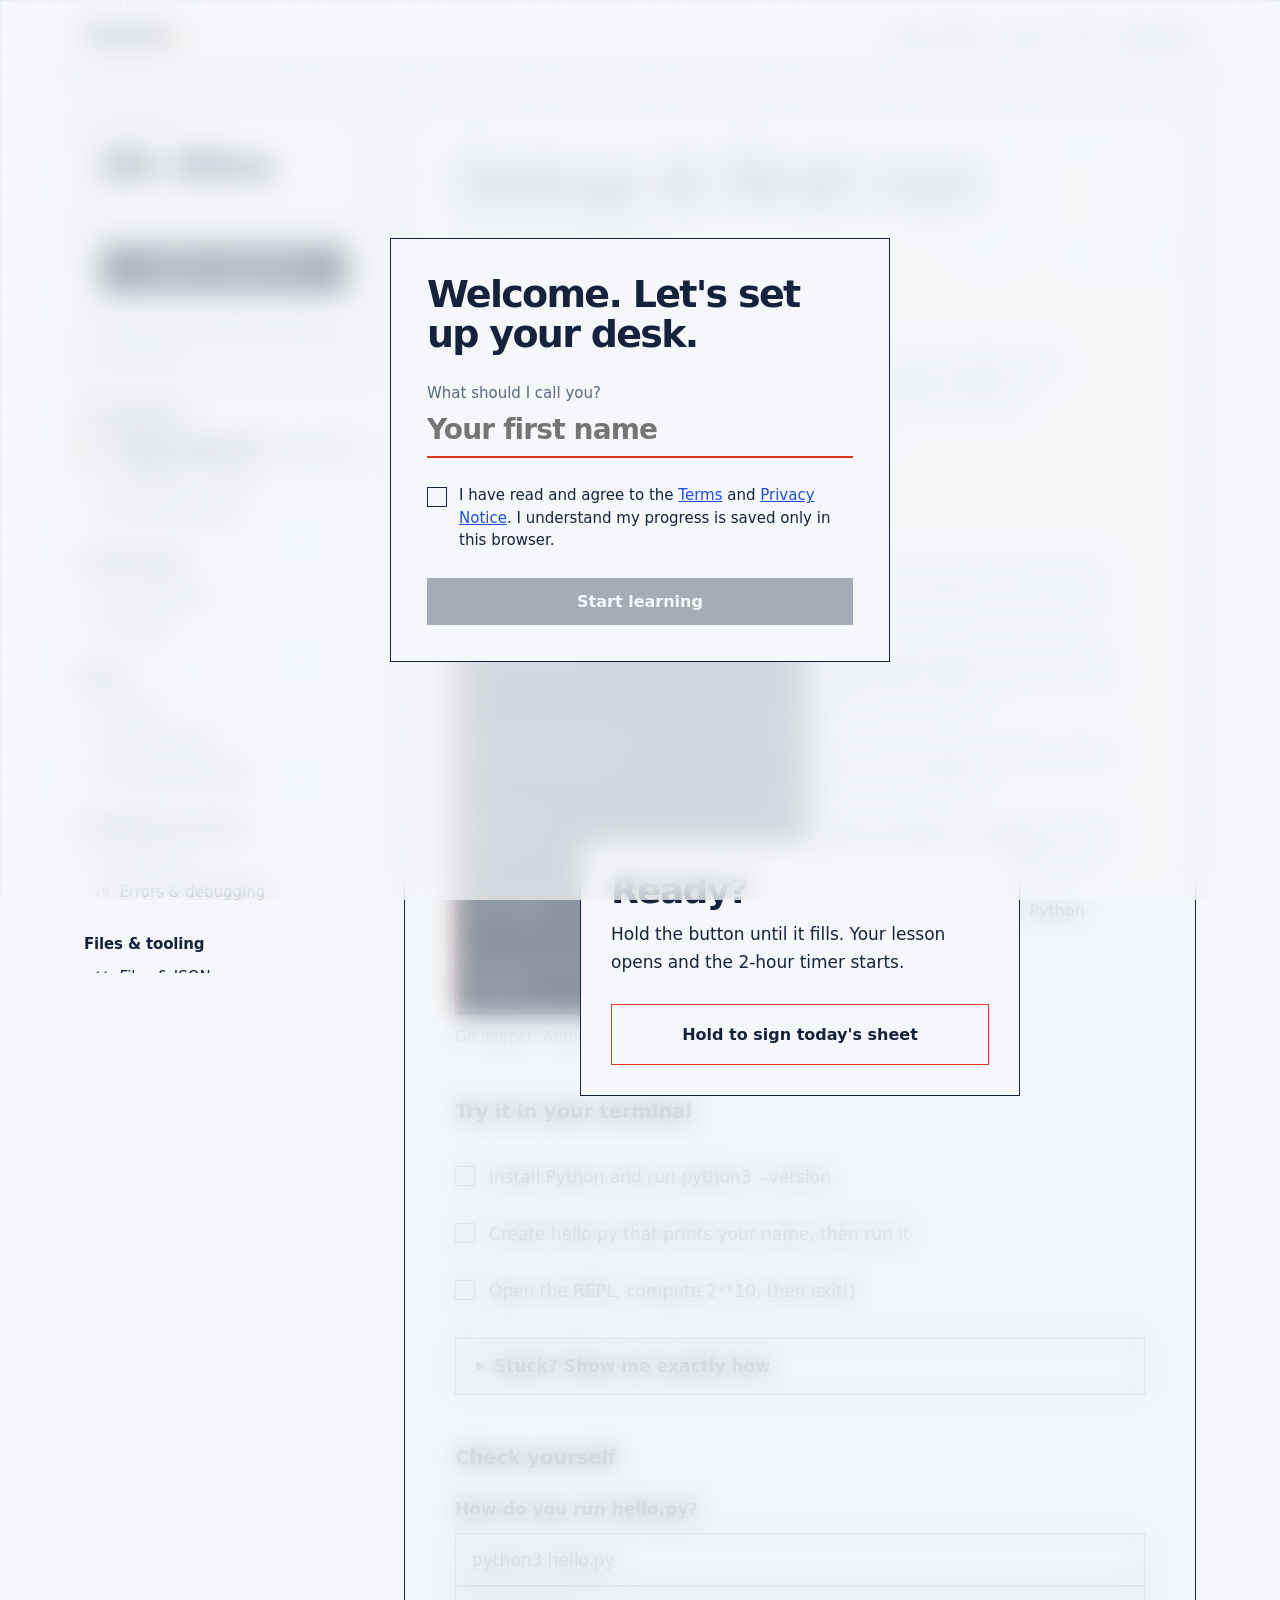
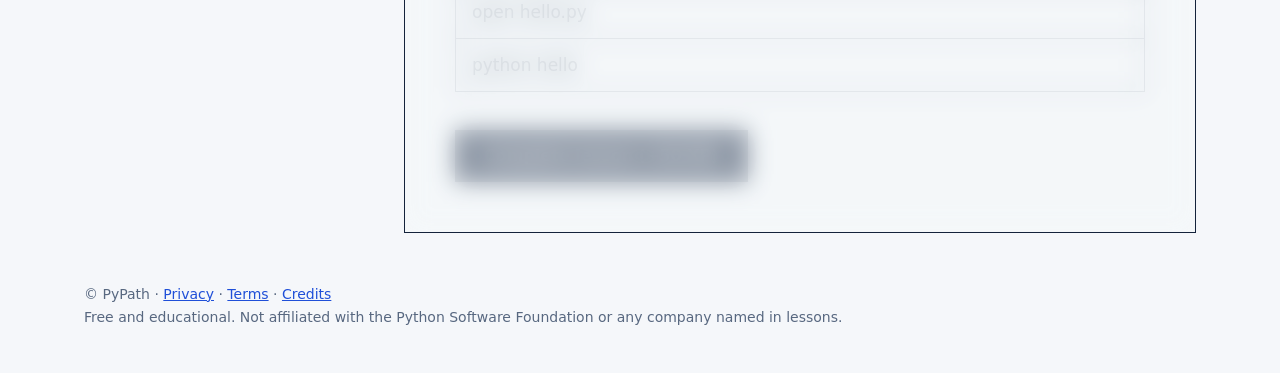
<file: index.html>
<!doctype html><html lang="en"><head><meta charset="utf-8"><meta name="viewport" content="width=device-width,initial-scale=1"><title>PyPath – learn Python, one small step at a time</title>
<meta name="description" content="A free, plain-English Python course. Read, type, and build your own Jarvis voice assistant."><meta property="og:title" content="PyPath – learn Python step by step"><meta property="og:description" content="Free plain-English Python course that ends with your own Jarvis AI."><meta name="theme-color" content="#0c1f3a">
<link rel="icon" href="data:image/svg+xml,%3Csvg xmlns='http://www.w3.org/2000/svg' viewBox='0 0 32 32'%3E%3Crect width='32' height='32' fill='%230c1f3a'/%3E%3Crect x='8' y='8' width='16' height='16' fill='%23ffb938'/%3E%3C/svg%3E"><link rel="stylesheet" href="style.css"><script src="theme.js"></script></head><body>
<a class="skip" href="#view">Skip to lesson</a>
<header><b class="logo">PyPath<i></i></b><span id="hi"></span><div class="stats"><span id="streak"></span><span id="lvl"></span><button id="th" class="link" aria-label="Switch light or dark mode">Dark mode</button></div></header>
<main><aside><div class="tb"><div class="cell"><small>Time today</small><b id="time">0h 00m</b></div><div class="ruler" aria-hidden="true"><i id="fill"></i></div>
<button id="go" class="big">Hold to sign first</button><p class="hint">Goal: 2 hours. Read 30, build 70, review 20. Even 20 minutes keeps your streak.</p></div>
<nav id="nav" aria-label="Lessons"></nav><button id="rs" class="link">Reset progress</button></aside><section id="view"><noscript>PyPath needs JavaScript turned on to show lessons.</noscript></section></main>
<footer>© PyPath · <a href="legal.html#privacy">Privacy</a> · <a href="legal.html#terms">Terms</a> · <a href="legal.html#credits">Credits</a><br>Free and educational. Not affiliated with the Python Software Foundation or any company named in lessons.</footer>
<div id="ob" hidden><div class="sheet" role="dialog" aria-modal="true" aria-labelledby="obt"><h2 id="obt">Welcome. Let's set up your desk.</h2>
<label for="nm">What should I call you?</label><input id="nm" maxlength="30" autocomplete="given-name" placeholder="Your first name">
<label class="agree"><input type="checkbox" id="ag"><span>I have read and agree to the <a href="legal.html#terms" target="_blank" rel="noopener">Terms</a> and <a href="legal.html#privacy" target="_blank" rel="noopener">Privacy Notice</a>. I understand my progress is saved only in this browser.</span></label>
<button id="start" class="big" disabled>Start learning</button></div></div>
<script src="data.js"></script><script src="extra.js"></script><script src="app.js"></script></body></html>
</file>
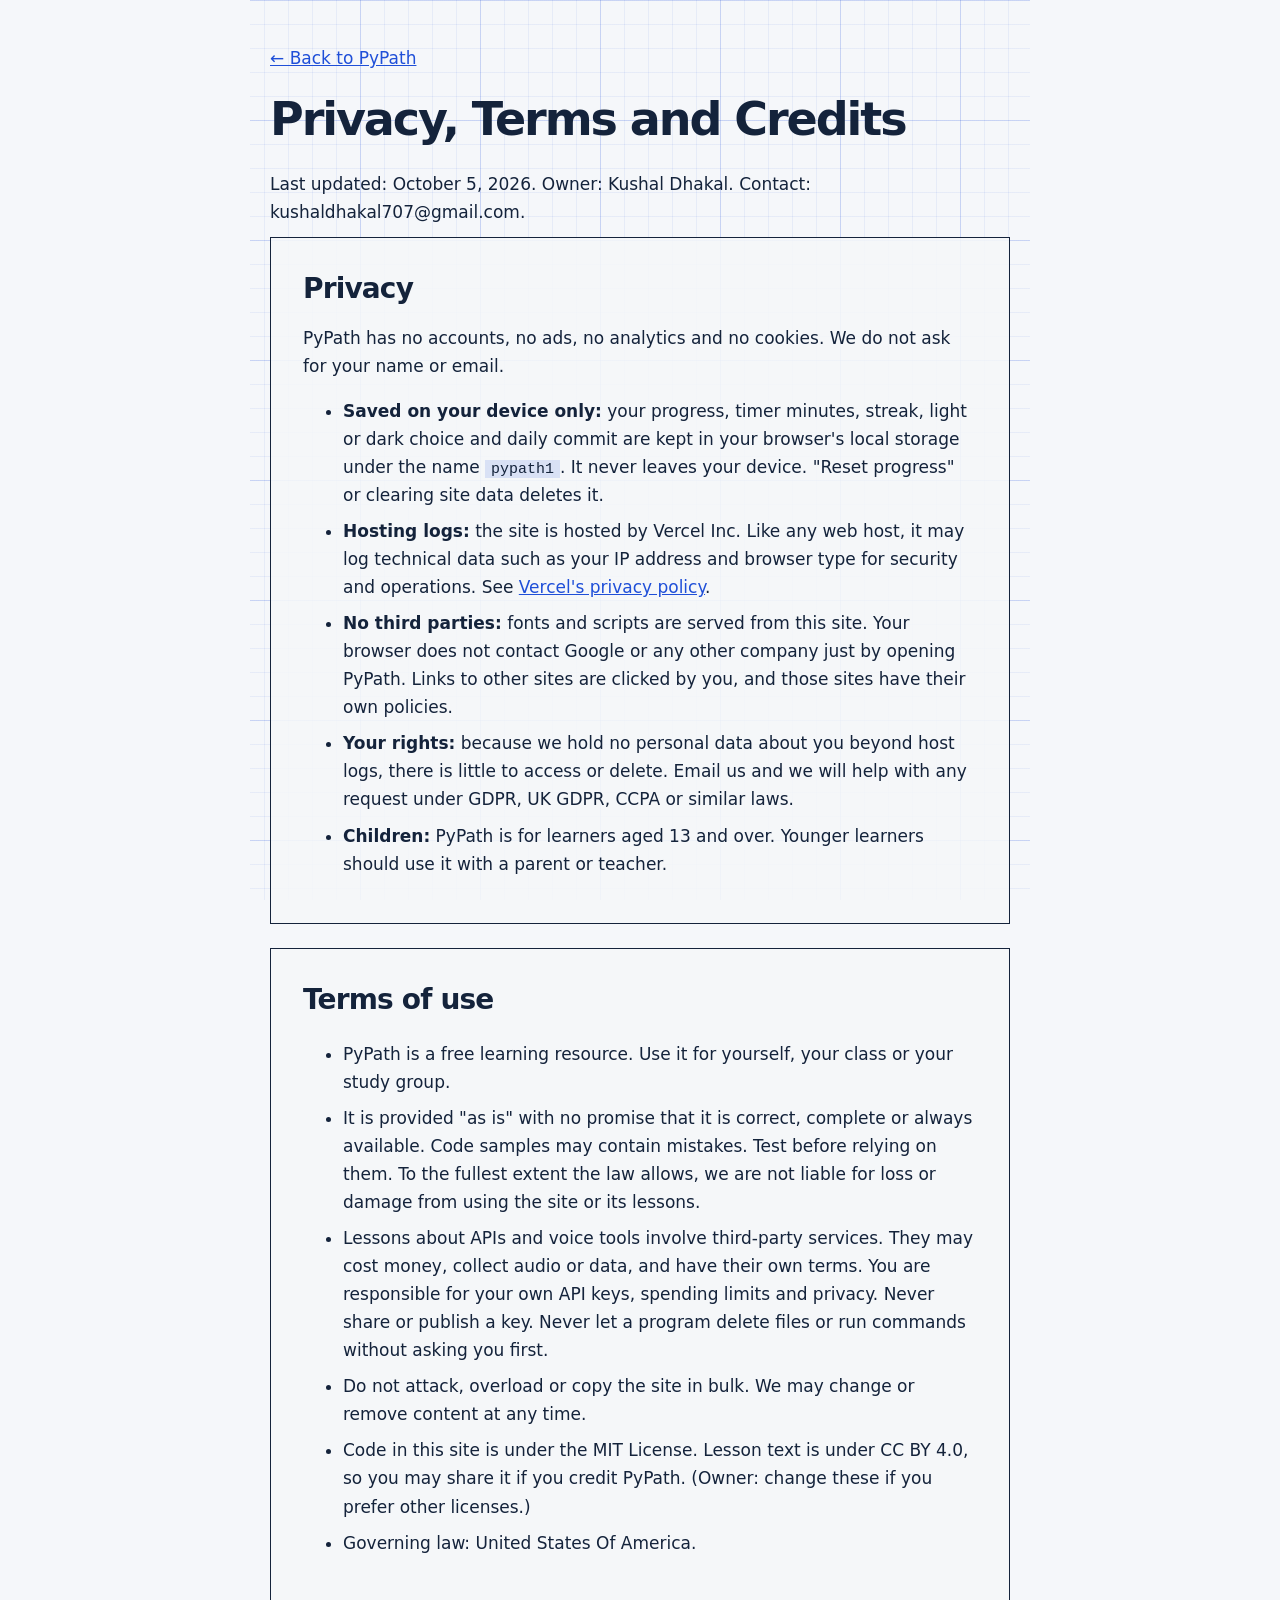
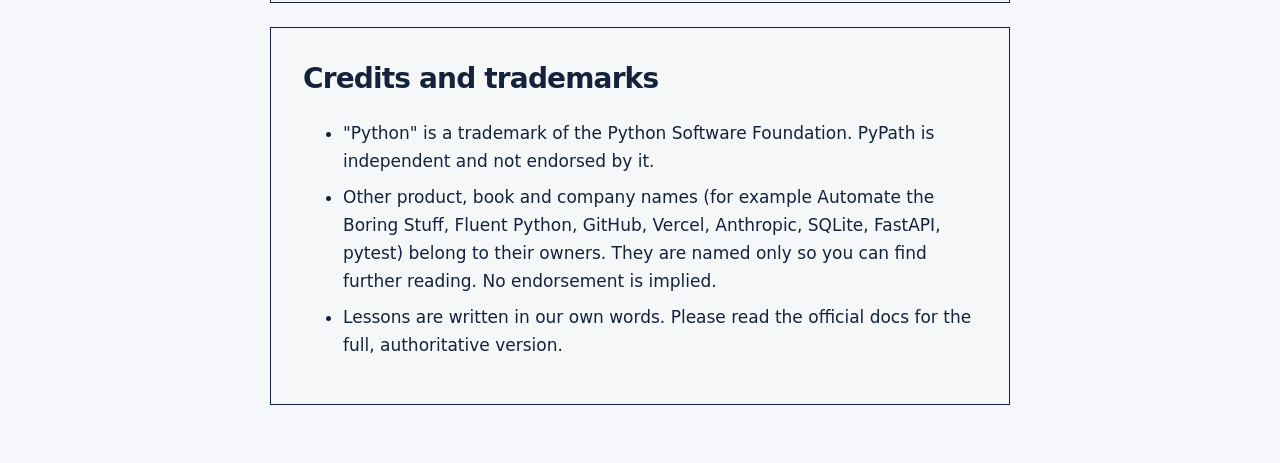
<file: legal.html>
<!doctype html><html lang="en"><head><meta charset="utf-8"><meta name="viewport" content="width=device-width,initial-scale=1"><title>Privacy, Terms and Credits – PyPath</title><link rel="stylesheet" href="style.css"><script src="theme.js"></script></head><body class="doc"><p><a href="index.html">← Back to PyPath</a></p><h1>Privacy, Terms and Credits</h1><p>Last updated: October 5, 2026. Owner: Kushal Dhakal. Contact: kushaldhakal707@gmail.com.</p>
<div class="glass" id="privacy"><h2>Privacy</h2>
<p>PyPath has no accounts, no ads, no analytics and no cookies. We do not ask for your name or email.</p>
<ul><li><b>Saved on your device only:</b> your progress, timer minutes, streak, light or dark choice and daily commit are kept in your browser's local storage under the name <code>pypath1</code>. It never leaves your device. "Reset progress" or clearing site data deletes it.</li>
<li><b>Hosting logs:</b> the site is hosted by Vercel Inc. Like any web host, it may log technical data such as your IP address and browser type for security and operations. See <a href="https://vercel.com/legal/privacy-policy" rel="noopener">Vercel's privacy policy</a>.</li>
<li><b>No third parties:</b> fonts and scripts are served from this site. Your browser does not contact Google or any other company just by opening PyPath. Links to other sites are clicked by you, and those sites have their own policies.</li>
<li><b>Your rights:</b> because we hold no personal data about you beyond host logs, there is little to access or delete. Email us and we will help with any request under GDPR, UK GDPR, CCPA or similar laws.</li>
<li><b>Children:</b> PyPath is for learners aged 13 and over. Younger learners should use it with a parent or teacher.</li></ul></div>
<div class="glass" id="terms"><h2>Terms of use</h2>
<ul><li>PyPath is a free learning resource. Use it for yourself, your class or your study group.</li>
<li>It is provided "as is" with no promise that it is correct, complete or always available. Code samples may contain mistakes. Test before relying on them. To the fullest extent the law allows, we are not liable for loss or damage from using the site or its lessons.</li>
<li>Lessons about APIs and voice tools involve third-party services. They may cost money, collect audio or data, and have their own terms. You are responsible for your own API keys, spending limits and privacy. Never share or publish a key. Never let a program delete files or run commands without asking you first.</li>
<li>Do not attack, overload or copy the site in bulk. We may change or remove content at any time.</li>
<li>Code in this site is under the MIT License. Lesson text is under CC BY 4.0, so you may share it if you credit PyPath. (Owner: change these if you prefer other licenses.)</li>
<li>Governing law: United States Of America.</li></ul></div>
<div class="glass" id="credits"><h2>Credits and trademarks</h2>
<ul><li>"Python" is a trademark of the Python Software Foundation. PyPath is independent and not endorsed by it.</li>
<li>Other product, book and company names (for example Automate the Boring Stuff, Fluent Python, GitHub, Vercel, Anthropic, SQLite, FastAPI, pytest) belong to their owners. They are named only so you can find further reading. No endorsement is implied.</li>
<li>Lessons are written in our own words. Please read the official docs for the full, authoritative version.</li></ul></div></body></html>
</file>
<file: style.css>
:root{--paper:#f5f7fa;--grid:rgba(31,79,216,.07);--grid2:rgba(31,79,216,.15);--ink:#14233b;--mut:#586880;--acc:#d9381e;--blu:#1f4fd8;--code:#0f1d33;--line:rgba(20,35,59,.2)}
[data-theme=dark]{--paper:#111214;--grid:rgba(255,255,255,.035);--grid2:rgba(255,255,255,.07);--ink:#ececee;--mut:#8e9097;--acc:#ffb938;--blu:#8fc7a4;--code:#0a0b0c;--line:rgba(255,255,255,.14)}
html{color-scheme:light}[data-theme=dark]{color-scheme:dark}
::-webkit-scrollbar{width:12px;height:12px}
::-webkit-scrollbar-track,::-webkit-scrollbar-corner{background:transparent}
::-webkit-scrollbar-button{display:none;width:0;height:0}
::-webkit-scrollbar-thumb{background:color-mix(in srgb,var(--ink) 32%,transparent);background-clip:content-box;border:4px solid transparent;border-radius:12px}
::-webkit-scrollbar-thumb:hover,::-webkit-scrollbar-thumb:active{background:var(--acc);background-clip:content-box}
@supports not selector(::-webkit-scrollbar){*{scrollbar-width:thin;scrollbar-color:color-mix(in srgb,var(--ink) 35%,transparent) transparent}}
*{box-sizing:border-box}html{background:var(--paper)}
body{margin:0;color:var(--ink);font:17px/1.65 system-ui,-apple-system,"Segoe UI",Roboto,sans-serif;background-color:var(--paper);background-image:linear-gradient(var(--grid) 1px,transparent 1px),linear-gradient(90deg,var(--grid) 1px,transparent 1px),linear-gradient(var(--grid2) 1px,transparent 1px),linear-gradient(90deg,var(--grid2) 1px,transparent 1px);background-size:24px 24px,24px 24px,120px 120px,120px 120px;background-attachment:fixed}
header{display:flex;align-items:center;gap:18px;flex-wrap:wrap;max-width:1160px;margin:0 auto;padding:18px 24px;border-bottom:1.5px solid var(--ink)}
.logo{font-size:23px;letter-spacing:-.05em;font-weight:800}.logo i{display:inline-block;width:8px;height:8px;background:var(--acc);margin-left:3px}
#hi{color:var(--mut)}.stats{margin-left:auto;display:flex;gap:20px;align-items:center;color:var(--mut);font-size:15px;flex-wrap:wrap}
main{display:grid;grid-template-columns:280px minmax(0,1fr);gap:40px;max-width:1160px;margin:0 auto;padding:30px 24px 40px}
aside{position:sticky;top:16px;align-self:start;max-height:calc(100vh - 32px);overflow:auto}
.tb{border:1.5px solid var(--ink);background:var(--paper)}.cell{padding:14px 16px 6px}.cell small{display:block;color:var(--mut);font-size:14px}
.cell b{font-size:44px;line-height:1.1;letter-spacing:-.04em;font-weight:800;font-variant-numeric:tabular-nums}
.ruler{position:relative;height:24px;margin:8px 16px 16px;border-bottom:1.5px solid var(--ink);background:repeating-linear-gradient(90deg,var(--ink) 0 1px,transparent 1px 12.5%) left bottom/100% 10px no-repeat}
#fill{position:absolute;left:0;bottom:-1.5px;height:6px;width:0;background:var(--acc);transition:width .6s}
.hint{font-size:14px;color:var(--mut);margin:0;padding:0 16px 14px;line-height:1.45}
.big{padding:13px 22px;border:1.5px solid var(--ink);background:var(--ink);color:var(--paper);font:700 16px/1.2 system-ui,sans-serif;cursor:pointer}
.big:hover:not(:disabled){background:var(--acc);border-color:var(--acc)}.big:disabled{opacity:.35;cursor:not-allowed}
.tb .big{display:block;width:calc(100% - 32px);margin:0 16px 14px}
nav h4{margin:24px 0 6px;font-size:15px;letter-spacing:-.01em}nav h4:first-child{margin-top:20px}
nav a{display:flex;gap:10px;padding:5px 8px;font-size:15px;line-height:1.4;cursor:pointer;border-left:2px solid transparent}
nav a i{font:normal 13px ui-monospace,Menlo,monospace;color:var(--mut);padding-top:2px}nav a:hover{background:color-mix(in srgb,var(--ink) 6%,transparent)}
nav a.on{border-left-color:var(--acc);background:color-mix(in srgb,var(--ink) 8%,transparent);font-weight:600}
nav a.ok::after{content:"done";margin-left:auto;font-size:12px;color:var(--blu)}
.link{background:none;border:0;padding:0;color:var(--mut);font:inherit;font-size:14px;cursor:pointer;text-decoration:underline;text-underline-offset:3px}.link:hover{color:var(--ink)}#rs{margin-top:18px}
#view{position:relative;min-width:0;overflow:hidden;padding:46px 50px 50px;border:1.5px solid var(--ink);background:color-mix(in srgb,var(--paper) 86%,transparent);backdrop-filter:blur(8px);-webkit-backdrop-filter:blur(8px)}
.num{position:absolute;right:22px;top:-6px;font-size:clamp(110px,17vw,200px);line-height:1;font-weight:800;letter-spacing:-.06em;color:transparent;-webkit-text-stroke:1.5px var(--grid2);pointer-events:none;user-select:none}
#view h1{position:relative;margin:0;font-size:clamp(34px,5vw,60px);line-height:1.02;letter-spacing:-.045em;font-weight:800;max-width:15ch}
.meta{position:relative;margin:12px 0 0;color:var(--mut);font-size:15px}
#view h3{margin:46px 0 12px;padding-bottom:8px;font-size:20px;letter-spacing:-.02em;border-bottom:1px solid var(--line)}
p{max-width:64ch;margin:.6em 0}.say{font-size:21px;line-height:1.55;max-width:46ch}.ref{color:var(--mut);font-size:15px}
code{font:.88em ui-monospace,"SF Mono",Menlo,Consolas,monospace;background:color-mix(in srgb,var(--blu) 13%,transparent);padding:1px 6px}
pre{margin:10px 0;padding:14px 18px;overflow:auto;background:var(--code);color:#ececee;border-left:3px solid var(--acc);font:14.5px/1.6 ui-monospace,"SF Mono",Menlo,Consolas,monospace}
.ln{display:grid;grid-template-columns:minmax(0,1.05fr) minmax(0,1fr);border-bottom:1px solid var(--line)}.ln pre{margin:0}.ln p{margin:0;padding:12px 0 12px 22px;max-width:none;font-size:16px}
.task{display:flex;gap:14px;padding:14px 0;border-bottom:1px solid var(--line);cursor:pointer}
input[type=checkbox]{appearance:none;-webkit-appearance:none;flex:none;width:20px;height:20px;margin:3px 0 0;border:1.5px solid var(--ink);display:grid;place-items:center;cursor:pointer;background:transparent}
input[type=checkbox]:checked{background:var(--blu);border-color:var(--blu)}input[type=checkbox]:checked::after{content:"";width:5px;height:10px;border:solid var(--paper);border-width:0 2px 2px 0;transform:translate(0,-1px) rotate(45deg)}
.task:has(input:checked) span{color:var(--mut);text-decoration:line-through 1.5px}
.opt{display:block;width:100%;text-align:left;padding:12px 16px;margin-bottom:-1.5px;border:1.5px solid var(--ink);background:transparent;color:inherit;font:inherit;cursor:pointer}
.opt:hover{background:color-mix(in srgb,var(--ink) 6%,transparent)}.opt.right{background:color-mix(in srgb,var(--blu) 22%,transparent);border-color:var(--blu)}.opt.wrong{background:color-mix(in srgb,var(--acc) 22%,transparent);border-color:var(--acc)}
#fin{margin-top:40px;padding:15px 28px}
.how{margin:18px 0;padding:0 20px;border:1.5px solid var(--ink)}.how summary{cursor:pointer;padding:13px 0;font-weight:700}.how[open] summary{border-bottom:1px solid var(--line);margin-bottom:8px}
#lock{position:absolute;inset:0;z-index:3;display:grid;place-items:center;padding:20px;background:color-mix(in srgb,var(--paper) 55%,transparent);backdrop-filter:blur(12px) saturate(1.2);-webkit-backdrop-filter:blur(12px) saturate(1.2)}
#lock>div{max-width:440px;padding:30px;border:1.5px solid var(--ink);background:var(--paper)}#lock h2{margin:0 0 8px;font-size:36px;line-height:1.05;letter-spacing:-.045em}
#hold{position:relative;overflow:hidden;width:100%;margin-top:18px;padding:20px;background:transparent;color:var(--ink);border-color:var(--acc);touch-action:none;user-select:none;-webkit-user-select:none;-webkit-touch-callout:none}
#hold::before{content:"";position:absolute;inset:0;background:var(--acc);opacity:.3;transform-origin:left;transform:scaleX(var(--p,0))}#hold span{position:relative}
#ob{position:fixed;inset:0;z-index:20;display:grid;place-items:center;padding:20px;background:color-mix(in srgb,var(--paper) 68%,transparent);backdrop-filter:blur(14px);-webkit-backdrop-filter:blur(14px)}#ob[hidden]{display:none}
.sheet{width:min(500px,100%);padding:36px;border:1.5px solid var(--ink);background:var(--paper)}.sheet h2{margin:0 0 26px;font-size:38px;line-height:1.05;letter-spacing:-.045em}
.sheet label{display:block;color:var(--mut);font-size:15px}.sheet input[type=text],#nm{width:100%;padding:8px 0 10px;border:0;border-bottom:2px solid var(--ink);background:transparent;color:inherit;font:700 28px system-ui,sans-serif;letter-spacing:-.03em;outline:none}#nm:focus{border-color:var(--acc)}
.agree{display:flex!important;gap:12px;margin:26px 0;color:var(--ink)!important;font-size:15px!important;line-height:1.5}.agree a,footer a,.doc a{color:var(--blu)}.sheet .big{width:100%}
.skip{position:absolute;left:-999px;top:8px;z-index:30;background:var(--acc);color:var(--paper);padding:8px 14px}.skip:focus{left:10px}
footer{max-width:1160px;margin:0 auto;padding:10px 24px 44px;color:var(--mut);font-size:14px}
:focus-visible{outline:3px solid var(--acc);outline-offset:3px}
.doc{max-width:780px;margin:0 auto;padding:34px 20px}.glass{border:1.5px solid var(--ink);background:color-mix(in srgb,var(--paper) 88%,transparent);padding:28px 32px;margin-bottom:24px}.doc h1{margin:0 0 12px;font-size:46px;letter-spacing:-.045em}.doc h2{margin:0 0 12px;font-size:28px;letter-spacing:-.03em}.doc li{margin:8px 0}
@media(max-width:820px){main{grid-template-columns:1fr;padding:16px}aside{position:static;max-height:none}nav{max-height:240px;overflow:auto}#view{padding:28px 20px 34px}.ln{grid-template-columns:1fr}.ln p{padding:10px 0 12px}.num{opacity:.6}.sheet{padding:26px}}
@media(prefers-reduced-motion:reduce){*{transition:none!important}}
</file>
